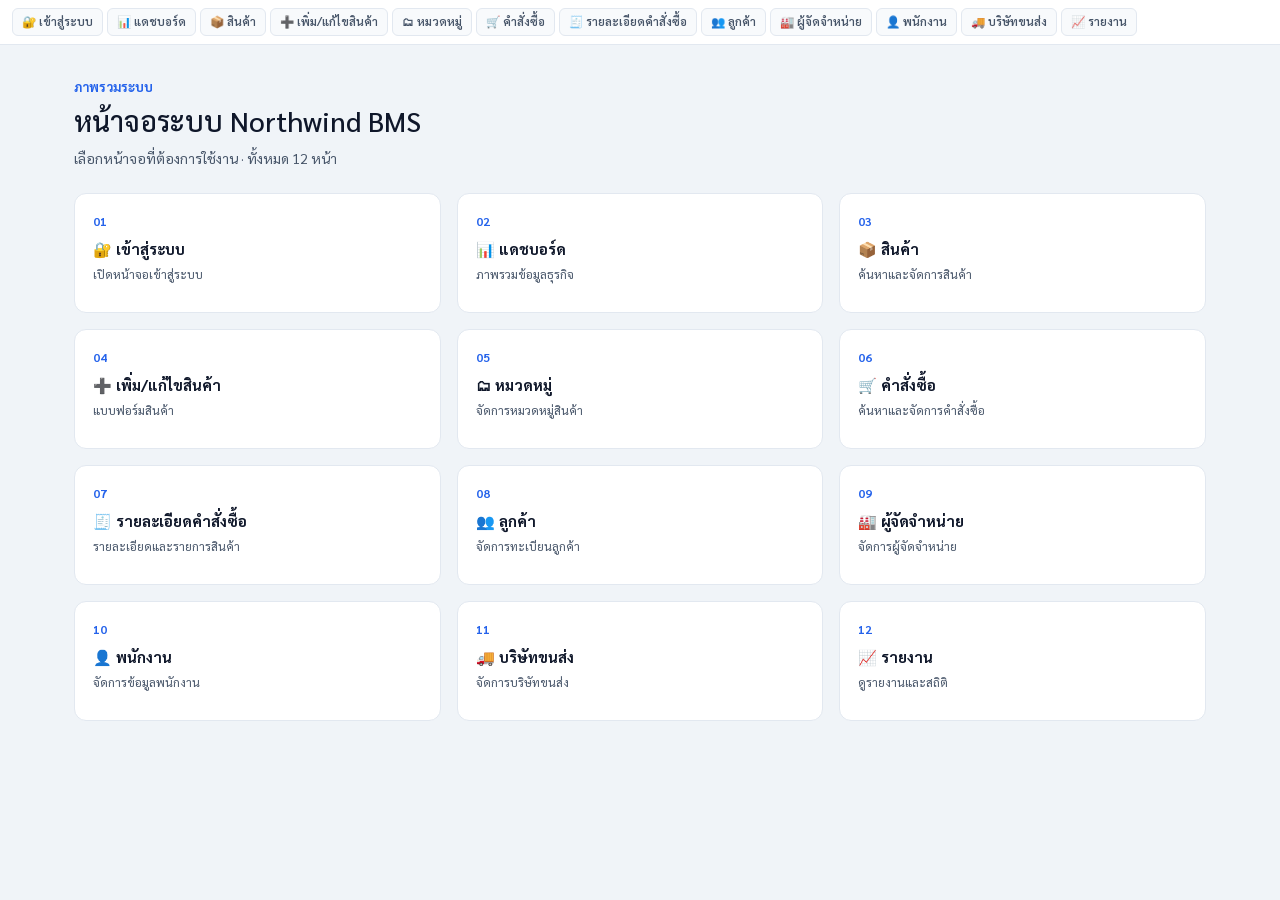
<file: index.html>
<!doctype html>
<html lang="th">
<head>
  <meta charset="utf-8">
  <meta name="viewport" content="width=device-width, initial-scale=1">
  <meta name="theme-color" content="#F0F4F8">
  <title>Northwind BMS — หน้าจอระบบ</title>
  <link href="https://cdn.jsdelivr.net/npm/bootstrap@5.3.3/dist/css/bootstrap.min.css" rel="stylesheet" integrity="sha384-QWTKZyjpPEjISv5WaRU9OFeRpok6YctnYmDr5pNlyT2bRjXh0JMhjY6hW+ALEwIH" crossorigin="anonymous">
  <link rel="preconnect" href="https://fonts.googleapis.com">
  <link rel="preconnect" href="https://fonts.gstatic.com" crossorigin>
  <link href="https://fonts.googleapis.com/css2?family=Sarabun:wght@300;400;500;600;700&family=IBM+Plex+Mono:wght@400;500&display=swap" rel="stylesheet">
  <link rel="stylesheet" href="assets/northwind.css">
</head>
<body>
  <nav id="nav-tabs" aria-label="Northwind BMS pages"><a class="nav-tab" href="pages/login.html">🔐 เข้าสู่ระบบ</a><a class="nav-tab" href="pages/dashboard.html">📊 แดชบอร์ด</a><a class="nav-tab" href="pages/products.html">📦 สินค้า</a><a class="nav-tab" href="pages/product-form.html">➕ เพิ่ม/แก้ไขสินค้า</a><a class="nav-tab" href="pages/categories.html">🗂 หมวดหมู่</a><a class="nav-tab" href="pages/orders.html">🛒 คำสั่งซื้อ</a><a class="nav-tab" href="pages/order-detail.html">🧾 รายละเอียดคำสั่งซื้อ</a><a class="nav-tab" href="pages/customers.html">👥 ลูกค้า</a><a class="nav-tab" href="pages/suppliers.html">🏭 ผู้จัดจำหน่าย</a><a class="nav-tab" href="pages/employees.html">👤 พนักงาน</a><a class="nav-tab" href="pages/shippers.html">🚚 บริษัทขนส่ง</a><a class="nav-tab" href="pages/reports.html">📈 รายงาน</a></nav>
  <main class="index-wrap">
    <header class="index-intro">
      <div class="index-kicker">ภาพรวมระบบ</div>
      <h1 class="index-title">หน้าจอระบบ Northwind BMS</h1>
      <p class="index-desc">เลือกหน้าจอที่ต้องการใช้งาน · ทั้งหมด 12 หน้า</p>
    </header>
    <section class="page-grid" aria-label="หน้าจอทั้งหมด"><a class="page-link" href="pages/login.html"><div class="page-link-number">01</div><div class="page-link-title">🔐 เข้าสู่ระบบ</div><div class="page-link-desc">เปิดหน้าจอเข้าสู่ระบบ</div></a><a class="page-link" href="pages/dashboard.html"><div class="page-link-number">02</div><div class="page-link-title">📊 แดชบอร์ด</div><div class="page-link-desc">ภาพรวมข้อมูลธุรกิจ</div></a><a class="page-link" href="pages/products.html"><div class="page-link-number">03</div><div class="page-link-title">📦 สินค้า</div><div class="page-link-desc">ค้นหาและจัดการสินค้า</div></a><a class="page-link" href="pages/product-form.html"><div class="page-link-number">04</div><div class="page-link-title">➕ เพิ่ม/แก้ไขสินค้า</div><div class="page-link-desc">แบบฟอร์มสินค้า</div></a><a class="page-link" href="pages/categories.html"><div class="page-link-number">05</div><div class="page-link-title">🗂 หมวดหมู่</div><div class="page-link-desc">จัดการหมวดหมู่สินค้า</div></a><a class="page-link" href="pages/orders.html"><div class="page-link-number">06</div><div class="page-link-title">🛒 คำสั่งซื้อ</div><div class="page-link-desc">ค้นหาและจัดการคำสั่งซื้อ</div></a><a class="page-link" href="pages/order-detail.html"><div class="page-link-number">07</div><div class="page-link-title">🧾 รายละเอียดคำสั่งซื้อ</div><div class="page-link-desc">รายละเอียดและรายการสินค้า</div></a><a class="page-link" href="pages/customers.html"><div class="page-link-number">08</div><div class="page-link-title">👥 ลูกค้า</div><div class="page-link-desc">จัดการทะเบียนลูกค้า</div></a><a class="page-link" href="pages/suppliers.html"><div class="page-link-number">09</div><div class="page-link-title">🏭 ผู้จัดจำหน่าย</div><div class="page-link-desc">จัดการผู้จัดจำหน่าย</div></a><a class="page-link" href="pages/employees.html"><div class="page-link-number">10</div><div class="page-link-title">👤 พนักงาน</div><div class="page-link-desc">จัดการข้อมูลพนักงาน</div></a><a class="page-link" href="pages/shippers.html"><div class="page-link-number">11</div><div class="page-link-title">🚚 บริษัทขนส่ง</div><div class="page-link-desc">จัดการบริษัทขนส่ง</div></a><a class="page-link" href="pages/reports.html"><div class="page-link-number">12</div><div class="page-link-title">📈 รายงาน</div><div class="page-link-desc">ดูรายงานและสถิติ</div></a></section>
  </main>
</body>
</html>
</file>
<file: assets/northwind.css>
:root{color-scheme:light;box-sizing:border-box;padding-top:env(safe-area-inset-top,0px);padding-bottom:env(safe-area-inset-bottom,0px)}html{scroll-padding-top:env(safe-area-inset-top,0px)}body{margin:0;padding:0;font:14px -apple-system,BlinkMacSystemFont,sans-serif;background:#faf9f5;color:#141413}img{max-width:100%}[hidden]:not([hidden=until-found i]){display:none!important}

/* ─── Design Tokens ───────────────────────────────── */
:root {
  /* Colors */
  --bg:        #F0F4F8;
  --surface:   #FFFFFF;
  --surface-2: #F8FAFC;
  --border:    #E2E8F0;
  --primary:   #2563EB;
  --primary-dk:#1D4ED8;
  --primary-lt:#DBEAFE;
  --ink:       #0F172A;
  --ink-2:     #475569;
  --ink-3:     #94A3B8;
  --success:   #16A34A;
  --success-lt:#DCFCE7;
  --warn:      #D97706;
  --warn-lt:   #FEF3C7;
  --danger:    #DC2626;
  --danger-lt: #FEE2E2;
  --sidebar-w: 220px;
  --topbar-h:  52px;
  color-scheme: light;
}
@media (prefers-color-scheme: dark) {
  :root:not([data-theme="light"]) {
    --bg:        #0F172A;
    --surface:   #1E293B;
    --surface-2: #0F172A;
    --border:    #334155;
    --primary:   #3B82F6;
    --primary-dk:#2563EB;
    --primary-lt:#1E3A5F;
    --ink:       #F1F5F9;
    --ink-2:     #94A3B8;
    --ink-3:     #475569;
    --success:   #22C55E;
    --success-lt:#14532D;
    --warn:      #F59E0B;
    --warn-lt:   #451A03;
    --danger:    #EF4444;
    --danger-lt: #450A0A;
    color-scheme: dark;
  }
}
:root[data-theme="dark"] {
  --bg:        #0F172A;
  --surface:   #1E293B;
  --surface-2: #0F172A;
  --border:    #334155;
  --primary:   #3B82F6;
  --primary-dk:#2563EB;
  --primary-lt:#1E3A5F;
  --ink:       #F1F5F9;
  --ink-2:     #94A3B8;
  --ink-3:     #475569;
  --success:   #22C55E;
  --success-lt:#14532D;
  --warn:      #F59E0B;
  --warn-lt:   #451A03;
  --danger:    #EF4444;
  --danger-lt: #450A0A;
  color-scheme: dark;
}

/* ─── Reset & Base ───────────────────────────────── */
*, *::before, *::after { box-sizing: border-box; margin: 0; padding: 0; }
body {
  font-family: 'Sarabun', sans-serif;
  background: var(--bg);
  color: var(--ink);
  font-size: 14px;
  line-height: 1.6;
}
button { font-family: inherit; cursor: pointer; }

/* ─── App Shell ───────────────────────────────── */
.shell { display: flex; min-height: 100vh; }

/* ─── Sidebar ───────────────────────────────── */
.sidebar {
  width: var(--sidebar-w);
  background: var(--surface);
  border-right: 1px solid var(--border);
  display: flex; flex-direction: column;
  position: fixed; top: 0; left: 0; height: 100%;
  z-index: 30; transition: transform .25s;
}
.sidebar-logo {
  height: var(--topbar-h);
  display: flex; align-items: center;
  padding: 0 16px;
  border-bottom: 1px solid var(--border);
  gap: 10px;
}
.logo-mark {
  width: 28px; height: 28px;
  background: var(--primary);
  border-radius: 7px;
  display: flex; align-items: center; justify-content: center;
  color: #fff; font-weight: 700; font-size: 13px; flex-shrink: 0;
}
.logo-text { font-weight: 700; font-size: 14px; color: var(--ink); }
.logo-sub  { font-size: 10px; color: var(--ink-3); line-height: 1; margin-top: 1px; }

.nav { flex: 1; overflow-y: auto; padding: 12px 8px; }
.nav-group { margin-bottom: 20px; }
.nav-label {
  font-size: 10px; font-weight: 700; letter-spacing: .08em;
  text-transform: uppercase; color: var(--ink-3);
  padding: 0 8px 6px;
}
.nav-item {
  display: flex; align-items: center; gap: 10px;
  padding: 8px 10px; border-radius: 7px;
  cursor: pointer; color: var(--ink-2);
  font-size: 13.5px; font-weight: 500;
  transition: background .15s, color .15s;
  border: none; background: transparent; width: 100%; text-align: left;
}
.nav-item:hover { background: var(--surface-2); color: var(--ink); }
.nav-item.active { background: var(--primary-lt); color: var(--primary); }
.nav-icon { font-size: 16px; flex-shrink: 0; }

.sidebar-footer {
  padding: 12px 8px;
  border-top: 1px solid var(--border);
}
.user-card {
  display: flex; align-items: center; gap: 10px;
  padding: 8px 10px; border-radius: 7px;
}
.avatar {
  width: 30px; height: 30px; border-radius: 50%;
  background: var(--primary); color: #fff;
  display: flex; align-items: center; justify-content: center;
  font-size: 12px; font-weight: 700; flex-shrink: 0;
}
.user-name  { font-size: 13px; font-weight: 600; color: var(--ink); }
.user-role  { font-size: 11px; color: var(--ink-3); }

/* ─── Main ───────────────────────────────── */
.main {
  margin-left: var(--sidebar-w);
  flex: 1; display: flex; flex-direction: column;
  min-height: 100vh;
  min-width: 0;
}
.topbar {
  height: var(--topbar-h); background: var(--surface);
  border-bottom: 1px solid var(--border);
  display: flex; align-items: center; justify-content: space-between;
  padding: 0 24px; position: sticky; top: 0; z-index: 20;
}
.breadcrumb { display: flex; align-items: center; gap: 6px; font-size: 13px; color: var(--ink-2); }
.breadcrumb span.sep { color: var(--ink-3); }
.breadcrumb span.cur { color: var(--ink); font-weight: 600; }
.topbar-right { display: flex; align-items: center; gap: 12px; }
.search-box {
  display: flex; align-items: center; gap: 6px;
  background: var(--surface-2); border: 1px solid var(--border);
  border-radius: 8px; padding: 5px 10px;
  font-size: 13px; color: var(--ink-3);
}
.icon-btn {
  width: 32px; height: 32px; border-radius: 8px;
  background: var(--surface-2); border: 1px solid var(--border);
  display: flex; align-items: center; justify-content: center;
  cursor: pointer; font-size: 16px; color: var(--ink-2);
}

.page-content { flex: 1; padding: 24px; min-width: 0; }

/* ─── Screens (tab system) ───────────────────────────────── */
.screen { display: none; }
.screen.active { display: block; }

/* ─── Page Header ───────────────────────────────── */
.page-header {
  display: flex; align-items: flex-start;
  justify-content: space-between; margin-bottom: 20px;
  gap: 16px; flex-wrap: wrap;
}
.page-title { font-size: 20px; font-weight: 700; color: var(--ink); }
.page-desc  { font-size: 13px; color: var(--ink-2); margin-top: 2px; }
.btn-row    { display: flex; gap: 8px; flex-wrap: wrap; }

/* ─── Buttons ───────────────────────────────── */
.btn {
  display: inline-flex; align-items: center; gap: 6px;
  padding: 7px 14px; border-radius: 8px; border: none;
  font-size: 13.5px; font-weight: 600; font-family: inherit;
  cursor: pointer; white-space: nowrap; transition: opacity .15s;
}
.btn:hover { opacity: .88; }
.btn-primary { background: var(--primary); color: #fff; }
.btn-outline { background: transparent; color: var(--ink-2); border: 1px solid var(--border); }
.btn-danger  { background: var(--danger-lt); color: var(--danger); }
.btn-sm { padding: 4px 10px; font-size: 12px; border-radius: 6px; }

/* ─── KPI Cards ───────────────────────────────── */
.kpi-card {
  background: var(--surface); border: 1px solid var(--border);
  border-radius: 12px; padding: 18px 20px;
  display: flex; align-items: flex-start; justify-content: space-between;
}
.kpi-label { font-size: 12px; color: var(--ink-2); font-weight: 500; margin-bottom: 6px; }
.kpi-value { font-size: 26px; font-weight: 700; color: var(--ink); line-height: 1; }
.kpi-trend { font-size: 11.5px; margin-top: 6px; }
.kpi-trend.up   { color: var(--success); }
.kpi-trend.down { color: var(--danger); }
.kpi-icon {
  width: 38px; height: 38px; border-radius: 9px;
  display: flex; align-items: center; justify-content: center;
  font-size: 18px; flex-shrink: 0;
}

/* ─── Cards ───────────────────────────────── */
.card {
  background: var(--surface); border: 1px solid var(--border);
  border-radius: 12px; padding: 20px; color: var(--ink);
}
.card-title { font-size: 14px; font-weight: 700; color: var(--ink); margin-bottom: 16px; }

/* ─── Filters bar ───────────────────────────────── */
.filter-bar {
  display: flex; gap: 10px; margin-bottom: 16px; flex-wrap: wrap;
}
.filter-input, .filter-select {
  padding: 7px 12px; border: 1px solid var(--border);
  border-radius: 8px; background: var(--surface);
  color: var(--ink); font-size: 13px; font-family: inherit;
}
.filter-input { min-width: 200px; }
.filter-select { }

/* ─── Table ───────────────────────────────── */
.table-wrap { overflow-x: auto; }
table { width: 100%; border-collapse: collapse; font-size: 13.5px; }
th {
  text-align: left; padding: 10px 14px;
  background: var(--surface-2); border-bottom: 2px solid var(--border);
  font-weight: 700; font-size: 12px; color: var(--ink-2);
  white-space: nowrap; text-transform: uppercase; letter-spacing: .04em;
}
td {
  padding: 11px 14px; border-bottom: 1px solid var(--border);
  color: var(--ink); vertical-align: middle;
}
tr:last-child td { border-bottom: none; }
tr:hover td { background: var(--surface-2); }

/* ─── Badge ───────────────────────────────── */
.badge {
  display: inline-flex; align-items: center;
  padding: 2px 9px; border-radius: 20px;
  font-size: 11.5px; font-weight: 600; white-space: nowrap;
}
.badge-green  { background: var(--success-lt); color: var(--success); }
.badge-amber  { background: var(--warn-lt);    color: var(--warn); }
.badge-red    { background: var(--danger-lt);  color: var(--danger); }
.badge-blue   { background: var(--primary-lt); color: var(--primary); }
.badge-gray   { background: var(--surface-2);  color: var(--ink-2); border:1px solid var(--border); }

/* ─── Pagination ───────────────────────────────── */
.pagination {
  display: flex; align-items: center; justify-content: space-between;
  padding: 14px 0 0; font-size: 13px; color: var(--ink-2);
}
.page-btns { display: flex; gap: 4px; }
.page-btn {
  width: 30px; height: 30px; border-radius: 6px;
  border: 1px solid var(--border); background: var(--surface);
  display: flex; align-items: center; justify-content: center;
  font-size: 13px; color: var(--ink-2); cursor: pointer;
}
.page-btn.active { background: var(--primary); color: #fff; border-color: var(--primary); }

/* ─── Mini bar chart ───────────────────────────────── */
.bar-chart { display: flex; align-items: flex-end; gap: 6px; height: 80px; padding: 4px 0; }
.bar-wrap   { display: flex; flex-direction: column; align-items: center; flex: 1; gap: 4px; }
.bar-col    { width: 100%; background: var(--primary); border-radius: 4px 4px 0 0; min-height: 4px; }
.bar-lbl    { font-size: 10px; color: var(--ink-2); }
.bar-value  { color: var(--ink-2); font-size: 9px; line-height: 1; white-space: nowrap; }

/* ─── Form ───────────────────────────────── */
.form-grid { display: grid; grid-template-columns: 1fr 1fr; gap: 16px; }
.form-group { display: flex; flex-direction: column; gap: 5px; }
.form-group.full { grid-column: 1 / -1; }
.form-label { font-size: 12.5px; font-weight: 600; color: var(--ink-2); }
.form-input, .form-select, .form-textarea {
  padding: 8px 12px; border: 1px solid var(--border);
  border-radius: 8px; background: var(--surface);
  color: var(--ink); font-size: 13.5px; font-family: inherit;
  transition: border-color .15s;
}
.form-input:focus, .form-select:focus, .form-textarea:focus {
  outline: none; border-color: var(--primary);
  box-shadow: 0 0 0 3px rgba(37,99,235,.12);
}
.form-textarea { resize: vertical; min-height: 80px; }
.form-hint { font-size: 11.5px; color: var(--ink-3); }
.required::after { content: ' *'; color: var(--danger); }

/* ─── Login ───────────────────────────────── */
.login-wrap {
  min-height: 100vh; display: flex;
  align-items: center; justify-content: center;
  background: var(--bg); padding: 24px;
}
.login-card {
  width: 100%; max-width: 400px;
  background: var(--surface); border: 1px solid var(--border);
  border-radius: 16px; padding: 36px 32px;
  box-shadow: 0 4px 24px rgba(0,0,0,.08);
}
.login-logo { display: flex; align-items: center; gap: 10px; margin-bottom: 28px; }
.login-title { font-size: 20px; font-weight: 700; color: var(--ink); }
.login-sub { font-size: 13px; color: var(--ink-2); }
.login-footer {
  display: flex; align-items: center; gap: 8px;
  margin-top: 20px; font-size: 12px; color: var(--ink-3);
}

/* ─── Employee card ───────────────────────────────── */
.emp-grid { display: grid; grid-template-columns: repeat(3, 1fr); gap: 16px; }
.emp-card {
  background: var(--surface); border: 1px solid var(--border);
  border-radius: 12px; padding: 20px; text-align: center;
}
.emp-avatar {
  width: 56px; height: 56px; border-radius: 50%;
  background: var(--primary); color: #fff;
  display: flex; align-items: center; justify-content: center;
  font-size: 20px; font-weight: 700; margin: 0 auto 12px;
}
.emp-name  { font-size: 14px; font-weight: 700; color: var(--ink); }
.emp-title { font-size: 12px; color: var(--ink-2); margin-top: 3px; }
.emp-meta  { font-size: 11.5px; color: var(--ink-3); margin-top: 8px; }

/* ─── Category cards ───────────────────────────────── */
.cat-card {
  background: var(--surface); border: 1px solid var(--border);
  border-radius: 12px; padding: 18px;
  display: flex; align-items: flex-start; justify-content: space-between;
}
.cat-icon { font-size: 28px; margin-bottom: 10px; }
.cat-name { font-size: 14px; font-weight: 700; color: var(--ink); }
.cat-desc { font-size: 12px; color: var(--ink-2); margin-top: 3px; }
.cat-count { font-size: 11.5px; color: var(--ink-3); margin-top: 8px; }

/* ─── Order detail ───────────────────────────────── */
.detail-grid { display: grid; grid-template-columns: 2fr 1fr; gap: 16px; }
.info-row { display: flex; justify-content: space-between; padding: 7px 0; border-bottom: 1px solid var(--border); font-size: 13.5px; }
.info-row:last-child { border-bottom: none; }
.info-label { color: var(--ink-2); }
.info-val   { font-weight: 600; color: var(--ink); }

/* ─── Chart placeholder ───────────────────────────────── */
.chart-placeholder {
  background: var(--surface-2); border-radius: 8px;
  display: flex; align-items: center; justify-content: center;
  color: var(--ink-3); font-size: 13px;
}

/* ─── Analytics tabs ───────────────────────────────── */
.tab-list {
  display: flex; gap: 4px;
  background: var(--surface-2); border-radius: 10px; padding: 4px;
  width: fit-content; margin-bottom: 20px;
}
.tab-item {
  padding: 6px 16px; border-radius: 7px;
  font-size: 13px; font-weight: 600; cursor: pointer;
  color: var(--ink-2); border: none; background: transparent;
  font-family: inherit; white-space: nowrap;
}
.tab-item.active { background: var(--surface); color: var(--primary); box-shadow: 0 1px 4px rgba(0,0,0,.08); }

/* ─── Progress bar ───────────────────────────────── */
.prog-row { margin-bottom: 16px; }
.prog-label { display: flex; justify-content: space-between; gap: 12px; color: var(--ink-2); font-size: 12.5px; margin-bottom: 5px; }
.prog-label span:last-child { color: var(--ink); font-weight: 600; white-space: nowrap; }
.prog-bar { height: 8px; background: var(--border); border-radius: 4px; overflow: hidden; }
.prog-fill { height: 100%; border-radius: 4px; background: var(--primary); }

/* ─── Shipper card ───────────────────────────────── */
.shipper-card {
  background: var(--surface); border: 1px solid var(--border);
  border-radius: 12px; padding: 20px;
}

/* ─── Nav tabs (screen switcher) ───────────────────────────────── */
#nav-tabs {
  display: flex; gap: 4px; flex-wrap: wrap;
  padding: 12px 16px; background: var(--surface);
  border-bottom: 1px solid var(--border);
  position: sticky; top: 0; z-index: 100;
}
.nav-tab {
  padding: 5px 12px; border-radius: 6px; border: 1px solid var(--border);
  font-size: 12px; font-weight: 600; cursor: pointer;
  background: var(--surface-2); color: var(--ink-2);
  font-family: inherit; transition: all .15s; white-space: nowrap;
}
.nav-tab:hover { background: var(--primary-lt); border-color: var(--primary); color: var(--primary); }
.nav-tab.active { background: var(--primary); border-color: var(--primary); color: #fff; }

@media (max-width: 768px) {
  .sidebar { transform: translateX(-100%); }
  .main { margin-left: 0; }
  .topbar {
    height: auto; min-height: var(--topbar-h); padding: 8px 12px;
    flex-wrap: wrap; gap: 8px;
  }
  .topbar-right { min-width: 0; flex-wrap: wrap; justify-content: flex-end; gap: 6px; }
  .tab-list { max-width: 100%; overflow-x: auto; }
  .tab-item { flex: 0 0 auto; white-space: nowrap; }
  .form-grid { grid-template-columns: 1fr; }
  .emp-grid  { grid-template-columns: repeat(2, 1fr); }
  .detail-grid { grid-template-columns: 1fr; }
}

/* Standalone page navigation and responsive layout */
#nav-tabs {
  flex-wrap: nowrap;
  overflow-x: auto;
  scrollbar-width: thin;
  padding: 8px 12px;
}
.nav-tab {
  display: inline-flex;
  align-items: center;
  text-decoration: none;
  padding: 4px 9px;
  font-size: 11.5px;
}
.sidebar {
  top: 48px;
  height: calc(100% - 48px);
}
.nav-tab:focus-visible, .btn:focus-visible, a:focus-visible {
  outline: 3px solid var(--primary);
  outline-offset: 2px;
}
.index-wrap { max-width: 1180px; margin: 0 auto; padding: 32px 24px; }
.index-intro { margin-bottom: 24px; }
.index-kicker { color: var(--primary); font-size: 13px; font-weight: 700; }
.index-title { margin-top: 4px; font-size: 28px; line-height: 1.3; }
.index-desc { margin-top: 8px; color: var(--ink-2); }
.page-grid { display: grid; grid-template-columns: repeat(3, minmax(0, 1fr)); gap: 16px; }
.page-link {
  display: block; min-height: 120px; padding: 18px;
  color: var(--ink); text-decoration: none;
  background: var(--surface); border: 1px solid var(--border); border-radius: 12px;
  transition: border-color .15s, transform .15s, box-shadow .15s;
}
.page-link:hover { border-color: var(--primary); transform: translateY(-2px); box-shadow: 0 8px 20px rgba(15,23,42,.08); }
.page-link-number { color: var(--primary); font-size: 12px; font-weight: 700; }
.page-link-title { margin-top: 6px; font-size: 15px; font-weight: 700; }
.page-link-desc { margin-top: 4px; color: var(--ink-2); font-size: 12px; }
@media (max-width: 768px) {
  .sidebar { top: 48px; height: calc(100% - 48px); }
  .page-grid { grid-template-columns: repeat(2, minmax(0, 1fr)); }
  .index-wrap { padding: 24px 16px; }
}
@media (max-width: 480px) {
  .page-grid { grid-template-columns: 1fr; }
  .index-title { font-size: 23px; }
}
.topbar { top: 48px; }
.nav-account {
  display: flex;
  align-items: center;
  gap: 8px;
  margin-left: auto;
  white-space: nowrap;
}
.nav-account-name { color: var(--ink-2); font-size: 12px; }
.nw-global-search {
  min-width: 150px;
  width: 100%;
  padding: 2px 4px;
  color: var(--ink);
  background: transparent;
  border: 0;
  outline: 0;
  font: inherit;
}
.nw-global-search:focus-visible { outline: 2px solid var(--primary); }
.nw-notice {
  position: fixed;
  right: 18px;
  bottom: 18px;
  z-index: 300;
  max-width: min(440px, calc(100vw - 36px));
  padding: 12px 16px;
  color: #fff;
  background: #334155;
  border-radius: 10px;
  box-shadow: 0 8px 24px rgba(15, 23, 42, .2);
}
.nw-notice[data-type="error"] { background: #b91c1c; }
.nw-notice[data-type="success"] { background: #15803d; }
.nw-notice[hidden] { display: none; }
.nw-loading {
  margin-bottom: 16px;
  padding: 10px 14px;
  color: var(--ink-2);
  background: var(--surface);
  border: 1px solid var(--border);
  border-radius: 8px;
}
.nw-dialog {
  width: min(680px, calc(100vw - 24px));
  max-height: min(85vh, 760px);
  padding: 24px;
  color: var(--ink);
  background: var(--surface);
  border: 1px solid var(--border);
  border-radius: 14px;
}
.nw-dialog::backdrop { background: rgba(15, 23, 42, .55); }
.nw-dialog-form { display: flex; flex-direction: column; gap: 18px; }
.nw-dialog-form h2 { font-size: 18px; }
.nw-dialog-form .form-grid { max-height: 60vh; overflow-y: auto; }
.nw-dialog-actions { display: flex; justify-content: flex-end; gap: 8px; }
.emp-actions { display: flex; justify-content: center; gap: 8px; margin-top: 12px; }
.nw-product-form { display: contents; }
.nw-product-form .form-grid { width: 100%; }
.nw-product-form .btn { align-self: flex-end; }
@media print {
  #nav-tabs, .sidebar, .topbar-right, .btn, .nw-notice { display: none !important; }
  .main { margin-left: 0 !important; }
  .page-content { padding: 0 !important; }
}
</file>
